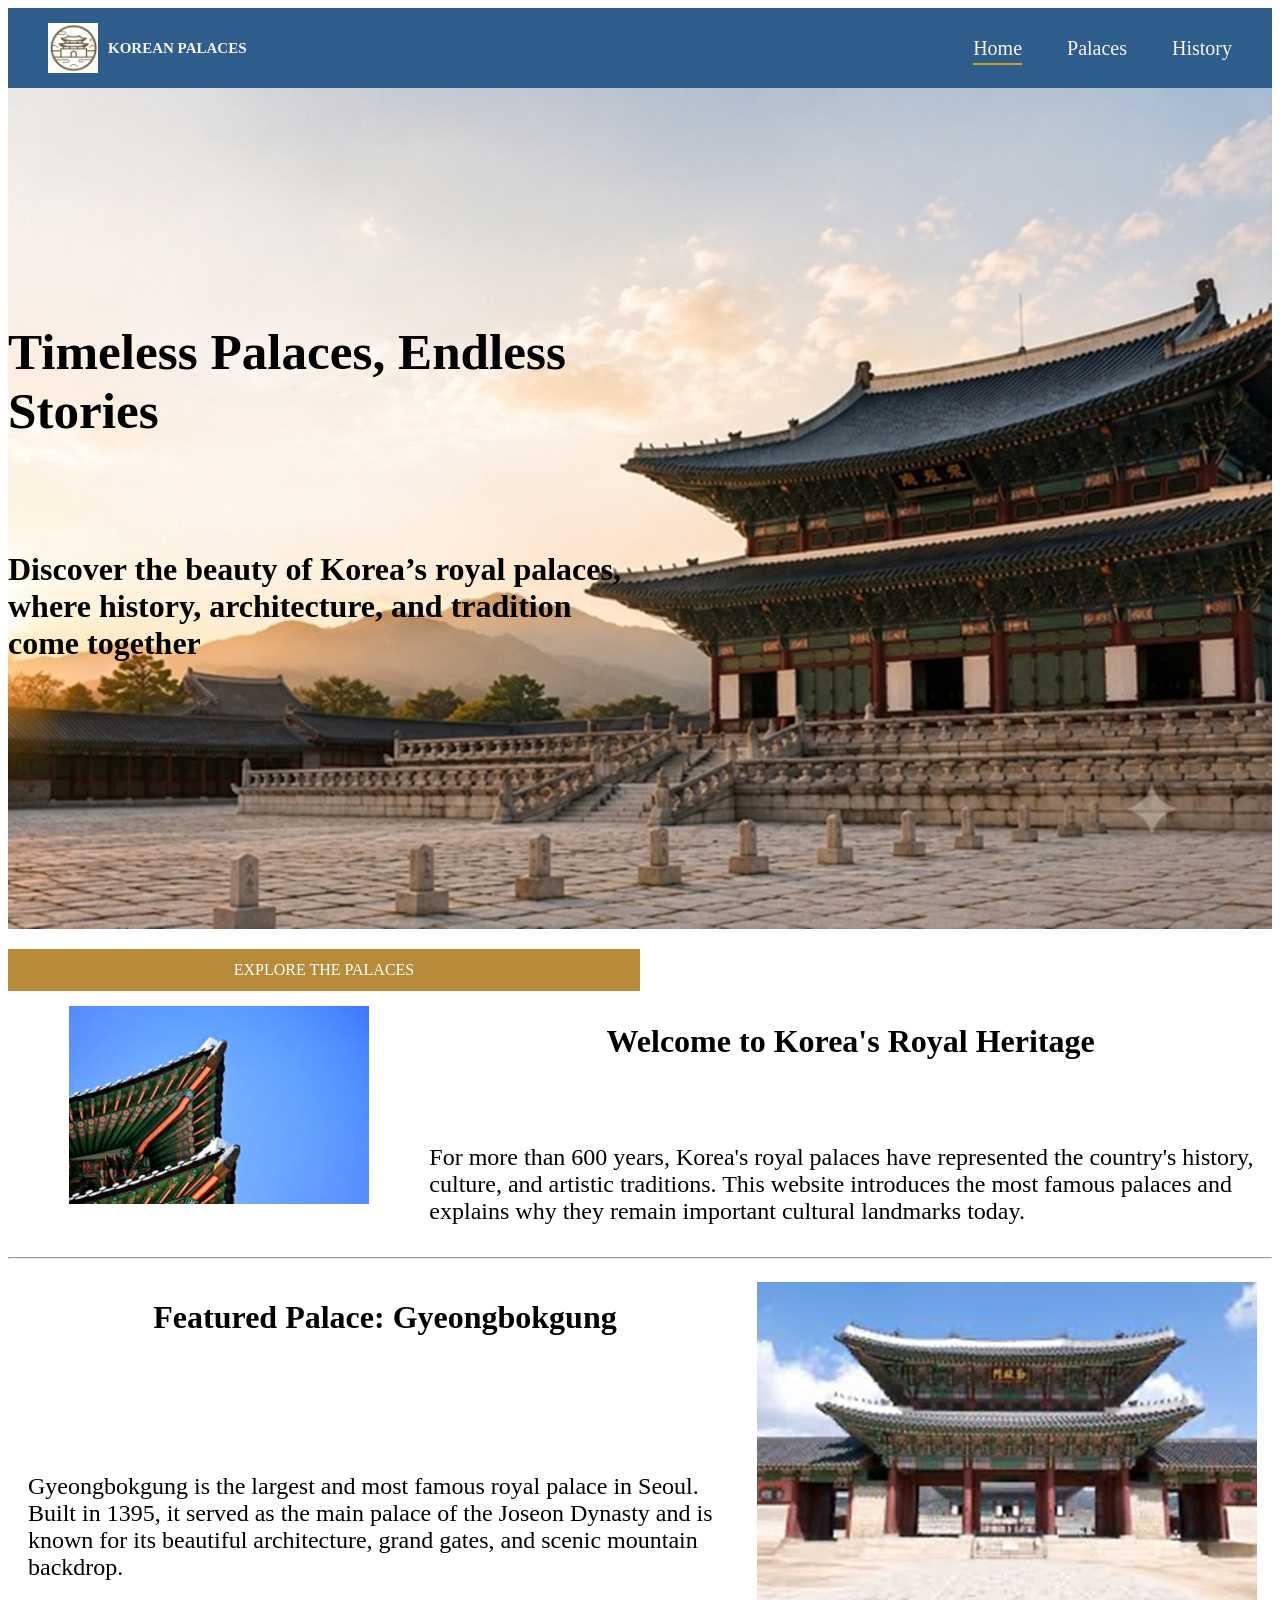
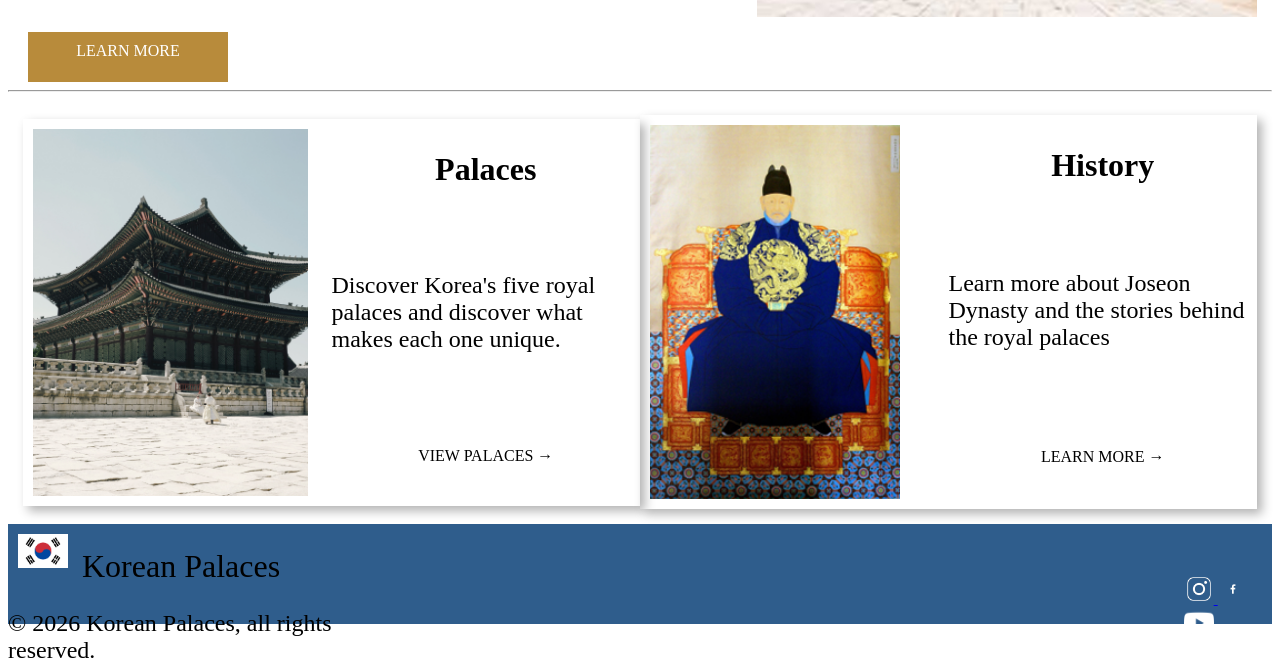
<file: index.html>
<!DOCTYPE html>
<html lang="en">
<head>
    <meta charset="UTF-8">
    <meta name="viewport" content="width=device-width, initial-scale=1.0">
    <title>Document</title>
    <link rel="stylesheet" href="styles/styles.css">
</head>
<body>
    <header id="content">
        <nav class="navigation">
            <div class="logo">
                <img src="images/logo.png" alt="Logo">
                <span>KOREAN PALACES</span>
            </div>
            <ul class="nav-links">
                <li><a href="#" class="active">Home</a></li>
                <li><a href="#">Palaces</a></li>
                <li><a href="#">History</a></li>
            </ul>
        </nav>

        <div class="hero-box">
                <h1>Timeless Palaces, Endless Stories</h1>
                <h4>Discover the beauty of Korea’s royal palaces, where history, architecture, and tradition come together</h4>
                <a id="btn" href="palaces/index.html">EXPLORE THE PALACES</a>
            <img src="images/hero.jpg" alt="korean palace">

        </div>
    </header>

    <main>
        <div class="content-1">
            <img src="images/about.jpg" alt="Korean architecture">
            <h3>Welcome to Korea's Royal Heritage</h3>
            <p>For more than 600 years, Korea's royal palaces have represented the country's history, culture, and artistic traditions. This website introduces the most famous palaces and explains why they remain important cultural landmarks today.</p>
        </div>

        <hr>

        <div class="content-2">
            <h3>Featured Palace: Gyeongbokgung</h3>
            <p>Gyeongbokgung is the largest and most famous royal palace in Seoul. Built in 1395, it served as the main palace of the Joseon Dynasty and is known for its beautiful architecture, grand gates, and scenic mountain backdrop.</p>
            <a id="nav-box" href="palaces/index.html">LEARN MORE</a> 
            <img src="images/featured_palace.jpg" alt="Gyeongbokgung Palace">
        </div>

        <hr>

        <div class="quick-nav">
            <div class="palaces">
                <img src="images/palaces.jpg" alt="palace">
                <h3>Palaces</h3>
                <p>Discover Korea's five royal palaces and discover what makes each one unique.</p>
                <a href="#">VIEW PALACES &rarr;</a>
            </div>

            <div class="history">
                <img src="images/Picture10.png" alt="history">
                <h3>History</h3>
                <p>Learn more about Joseon Dynasty and the stories behind the royal palaces</p>
                <a href="#">LEARN MORE &rarr;</a>
            </div>
        </div>
    </main>

    <footer>
        <div class="foot-left">
            <img id="footer-img" src="images/flag.png" alt="footer image">
            <span>Korean Palaces</span> 
            <p>&copy 2026 Korean Palaces, all rights reserved.</p>
        </div>
        <div class="social">
            <a href="https://instagram.com" target="_blank">
                <img src="images/instagram-1.png.png" alt="instagram">
            </a>
            <a href="https://facebook.com" target="_blank">
                <img src="images/facebook-1.png.png" alt="facebook">
            </a>
            <a href="https://youtube.com" target="_blank">
                <img src="images/youtube.webp" alt="youtube">
            </a>
        </div>
    </footer>
</body>
</html>
</file>
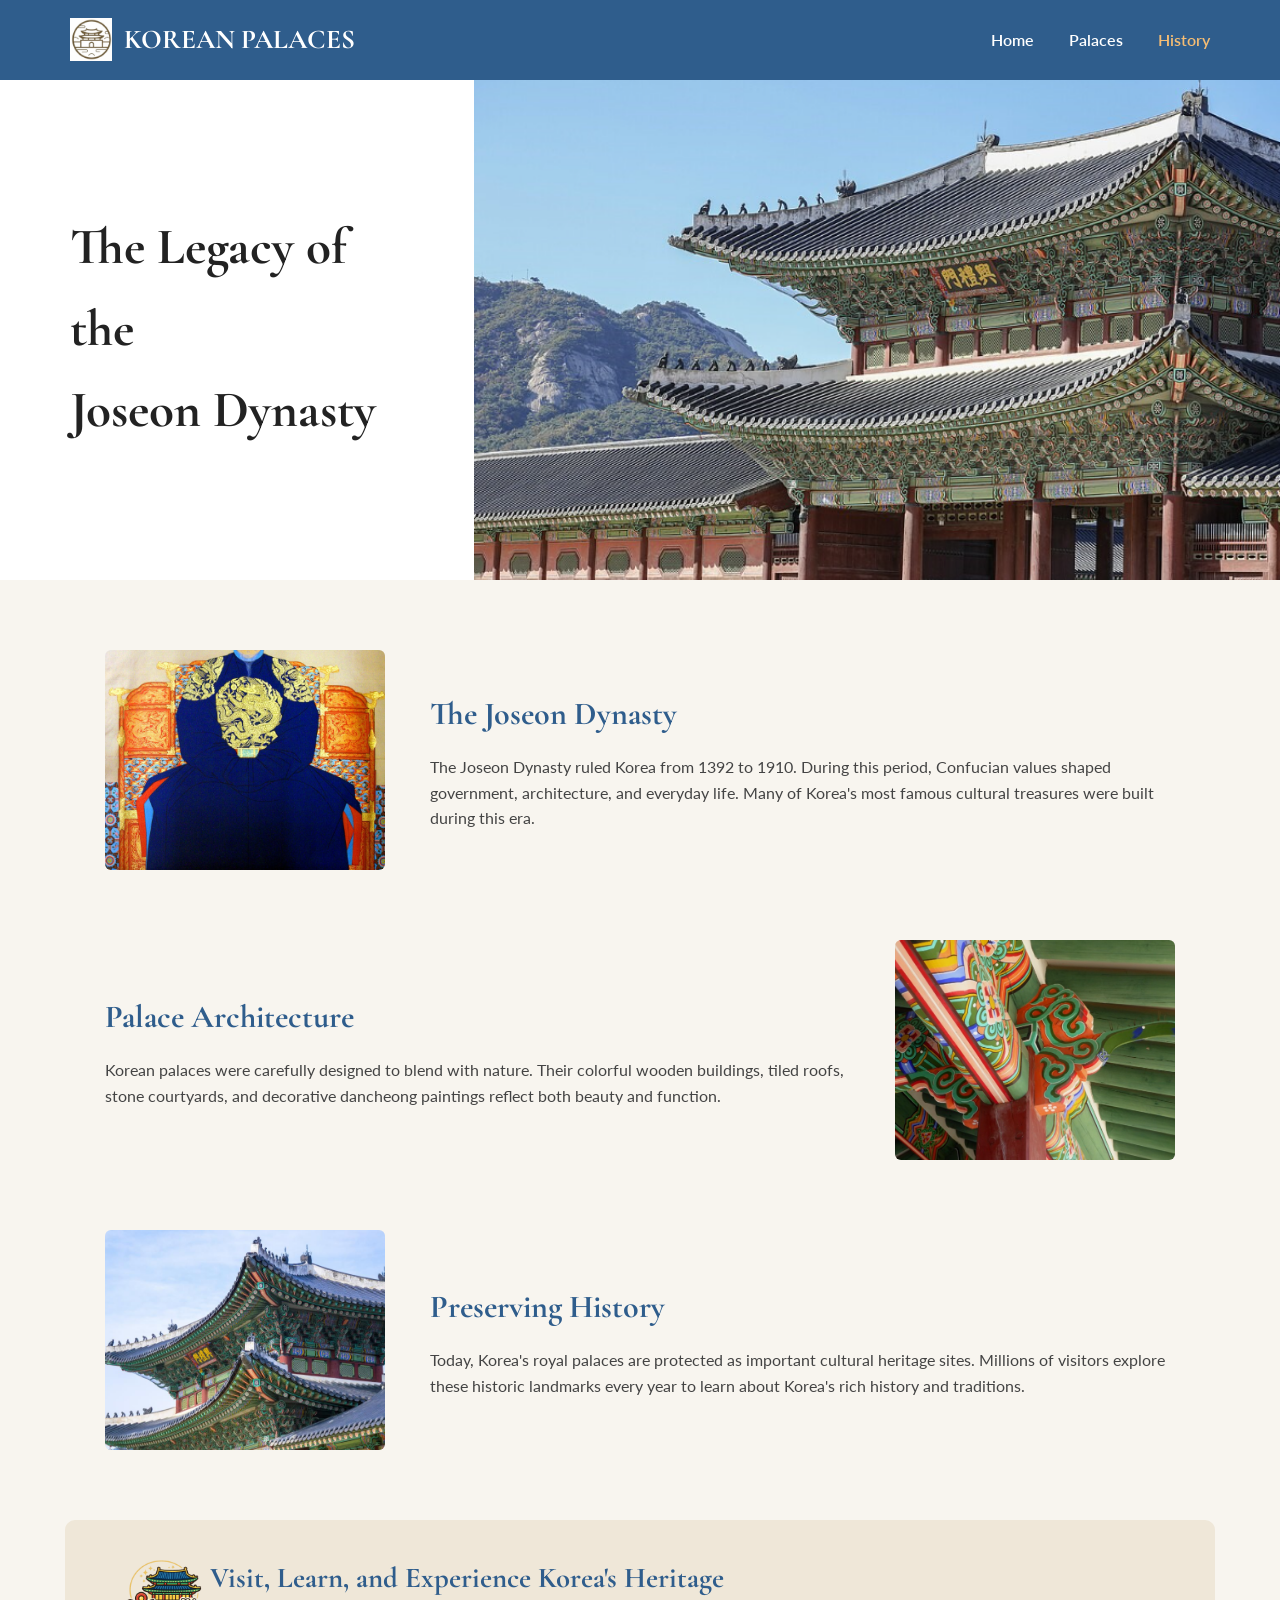
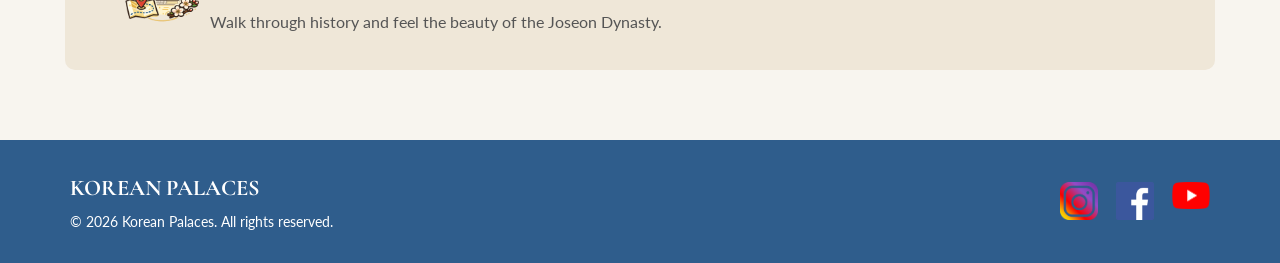
<file: history.html>
<!DOCTYPE html>
<html lang="en">
<head>
    <meta charset="UTF-8">
    <meta name="viewport" content="width=device-width, initial-scale=1.0">
    <title>History | Korean Palaces</title>
    <link rel="stylesheet" href="styles/history.css">
</head>

<body>

    <header>
        <div class="logo">
            <img src="images/logo.png" alt="Korean Palaces Logo">
            <h1>KOREAN PALACES</h1>
        </div>

        <nav>
            <a href="index.html">Home</a>
            <a href="palaces.html">Palaces</a>
            <a href="history.html" class="active">History</a>
        </nav>
    </header>

    <main>

        <!-- Hero Section -->
        <section class="hero">
            <div class="hero-text">
                <h2>The Legacy of the<br>Joseon Dynasty</h2>
            </div>

            <div class="hero-image">
                <img src="images/joseon-banner.png" alt="Joseon Dynasty">
            </div>
        </section>

        <!-- Section 1 -->
        <section class="history-section">
            <div class="image-box">
                <img src="images/joseon.png" alt="Joseon Dynasty">
            </div>

            <div class="text-box">
                <h3>The Joseon Dynasty</h3>

                <p>
                    The Joseon Dynasty ruled Korea from 1392 to 1910.
                    During this period, Confucian values shaped
                    government, architecture, and everyday life.
                    Many of Korea's most famous cultural treasures were
                    built during this era.
                </p>
            </div>
        </section>

        <section class="history-section reverse">

            <div class="text-box">
                <h3>Palace Architecture</h3>

                <p>
                    Korean palaces were carefully designed to
                    blend with nature. Their colorful wooden
                    buildings, tiled roofs, stone courtyards,
                    and decorative dancheong paintings reflect
                    both beauty and function.
                </p>
            </div>

            <div class="image-box">
                <img src="images/architecture.png" alt="Palace Architecture">
            </div>

        </section>

        <section class="history-section">

            <div class="image-box">
                <img src="images/preservation.png" alt="Historic Palace">
            </div>

            <div class="text-box">
                <h3>Preserving History</h3>

                <p>
                    Today, Korea's royal palaces are protected as
                    important cultural heritage sites. Millions of
                    visitors explore these historic landmarks every
                    year to learn about Korea's rich history and
                    traditions.
                </p>
            </div>

        </section>

        <section class="cta">

            <div class="cta-image">
                <img src="images/icon.png" alt="Visit">
            </div>

            <div class="cta-text">
                <h3>Visit, Learn, and Experience Korea's Heritage</h3>

                <p>
                    Walk through history and feel the beauty of the Joseon Dynasty.
                </p>
            </div>

        </section>

    </main>

    <footer>

        <div class="footer-left">
            <h3>KOREAN PALACES</h3>
            <p>&copy; 2026 Korean Palaces. All rights reserved.</p>
        </div>

        <div class="social">
            <a href="#"><img src="images/instagram.png" alt="Instagram"></a>
            <a href="#"><img src="images/facebook.png" alt="Facebook"></a>
            <a href="#"><img src="images/youtube.png" alt="YouTube"></a>
        </div>

    </footer>

</body>
</html>
</file>
<file: styles/styles.css>
#content{
    max-width: 1200 px;
    margin: 0 auto;
    overflow: hidden;
}

h3 {
    font-size: 2rem;
}

p {
    font-size: 24px;
}

.navigation{
    background-color: #2f5d8c;
    height: 80px;
    display: flex; 
    justify-content: space-between;
    align-items: center;
    padding: 0 40px;
}

.logo{
    display: flex;
    align-items: center;
    color: #f8f5ef;
    font-weight: bold;
    font-size: 15px;
}

.logo img {
    width: 50px;
    margin-right: 10px;
}

.nav-links {
    list-style: none;
    display: flex; 
    gap: 45px;
}

.nav-links a {
    color: #f8f5ef;
    text-decoration: none;
    font-size: 20px;
    position: relative;
    padding: 20px 0;
    transition: .3s;
}

.nav-links a:hover {
    color: #c9a227;
}

.nav-links a.active::after{
    content:"";
    position:absolute;
    left:0;
    bottom:14px;
    width:100%;
    height:2px;
    background:#c9a227;
}

.btn {
    display: inline-block;
    background: #c9a227;
    color: #f8f5ef;
    padding: 12px 28px;
    text-decoration: none;
    margin-top: 20px;
}

.hero-box {
    display: grid;
    grid-template-columns: 1fr 1fr;
    grid-template-rows: 1fr 1fr;
}

.hero-box img {
    z-index: -2;
    width: 100%;
    grid-column: 1/3;
    grid-row: 1/3;
}

.hero-box h1 {
    grid-row: 1/2;
    grid-column: 1/2;
    font-size: 3.2rem;
    z-index: 1;
    padding-top: 200px;
}

.hero-box h4 {
    grid-column: 1/2;
    grid-row: 2/3;
    font-size: 32px;
    z-index: 1;
}

#btn{
    display: inline-block;
    background: #b88b3b;
    color: white;
    padding: 12px 28px;
    text-decoration: none;
    margin-top: 20px;
    text-align: center;
}

.content-1 {
    display: grid;
    grid-template-columns: 1fr 1fr 1fr;
    grid-template-rows: 1fr 1fr;
}

.content-1 img {
    grid-column: 1/2;
    grid-row: 1/3;
    margin: 0 auto;
    width: 300px;
    padding: 15px 15px;
}

.content-1 h3 {
    grid-column: 2/4;
    grid-row: 1/2;
    font-size: 2rem;
    text-align: center;
}

.content-1 p {
    grid-column: 2/4;
    grid-row: 2/3;
    text-align: left;
}

.content-2 {
    display: grid;
    grid-template-columns: 1fr 1fr 1fr;
    grid-template-rows: 1fr 1fr;
    padding-left: 20px;
}

.content-2 img {
    grid-column: 3/4;
    grid-row: 1/3;
    width: 500px;
    margin: 0 auto;
    padding: 15px 15px;
}

.content-2 h3{
    grid-column: 1/3;
    grid-row: 1/2;
    font-size: 2rem;
    text-align: center;
}

.content-2 p {
    grid-column: 1/3;
    grid-row: 2/3;
    text-align: left;
}

#nav-box {
    display: inline-block;
    background: #b88b3b;
    color: white;
    text-decoration: none;
    text-align: center;
    width: 200px;
    height: 40px;
    padding-top: 10px;
}

.quick-nav {
    display: flex; 
    padding: 15px 15px;
    justify-content: space-between;
    align-items: center;
}

.palaces {
    flex:left;
    box-shadow: 5px 5px 10px rgba(0, 0, 0, 0.3);
    display: grid; 
    grid-template-columns: 1fr 1fr;
    grid-template-rows: 1fr 1fr 1fr;
    width: 650px;
}

.palaces img {
    width: 275px;
    flex: left;
    padding: 10px 10px;
    grid-column: 1/2;
    grid-row: 1/4;
}

.palaces h3 {
    grid-column: 2/3;
    grid-row: 1/2;
    text-align: center;
}

.palaces p {
    grid-column: 2/3;
    grid-row: 2/3;
    text-align: left;
}

.palaces a {
    background: none;
    text-decoration: none;
    color: black;
    text-align: center;
    padding-top: 70px;
}

.history {
    flex:left;
    box-shadow: 5px 5px 10px rgba(0, 0, 0, 0.3);
    display: grid; 
    grid-template-columns: 1fr 1fr;
    grid-template-rows: 1fr 1fr 1fr;
    width: 650px;
}

.history img {
    width: 250px;
    flex: left;
    padding: 10px 10px;
    grid-column: 1/2;
    grid-row: 1/4;
}

.history h3 {
    grid-column: 2/3;
    grid-row: 1/2;
    text-align: center;
}

.history p {
    grid-column: 2/3;
    grid-row: 2/3;
    text-align: left;
}

.history a {
    background: none;
    text-decoration: none;
    color: black;
    text-align: center;
    padding-top: 70px;
}

footer {
    background-color: #2f5d8c;
    height: 100px;
    display: flex;
}

.foot-left span {
    font-size: 32px;
    flex: left;
}

#footer-img {
    width: 50px;
    padding: 10px 10px;
}

.social {
    padding-left: 800px;
    padding-top: 50px;
}

.social img {
    width: 30px;
}
</file>
<file: styles/history.css>
@import url('https://fonts.googleapis.com/css2?family=Cormorant+Garamond:wght@400;600;700&family=Lato:wght@300;400;700&display=swap');

* {
    margin: 0;
    padding: 0;
    box-sizing: border-box;
}

body {
    background: #F8F5EF;
    color: #333;
    font-family: "Lato", sans-serif;
    line-height: 1.6;
}

img {
    width: 100%;
    display: block;
}

a {
    text-decoration: none;
}

header {
    background: #2F5D8C;
    color: white;
    display: flex;
    justify-content: space-between;
    align-items: center;
    padding: 18px 70px;
}

.logo {
    display: flex;
    align-items: center;
    gap: 12px;
}

.logo img {
    width: 42px;
}

.logo h1 {
    font-family: "Cormorant Garamond", serif;
    font-size: 1.7rem;
    font-weight: 700;
}

nav {
    display: flex;
    gap: 35px;
}

nav a {
    color: white;
    font-weight: 600;
    transition: .3s;
}

nav a:hover,
nav .active {
    color: #F5BD74;
}

.hero {
    display: grid;
    grid-template-columns: 1fr 1.7fr;
    align-items: center;
    min-height: 500px;
    background: white;
}

.hero-text {
    padding: 70px;
}

.hero-text h2 {
    font-family: "Cormorant Garamond", serif;
    font-size: 3.2rem;
    color: #222;
}

.hero-image img {
    height: 500px;
    object-fit: cover;
}

.history-section {
    max-width: 1150px;
    margin: 70px auto;
    padding: 0 40px;

    display: grid;
    grid-template-columns: 280px 1fr;
    gap: 45px;
    align-items: center;
}

.reverse {
    grid-template-columns: 1fr 280px;
}

.image-box img {
    width: 280px;
    height: 220px;
    object-fit: cover;
    border-radius: 6px;
}

.text-box h3 {
    font-family: "Cormorant Garamond", serif;
    font-size: 2rem;
    color: #2F5D8C;
    margin-bottom: 15px;
}

.text-box p {
    font-size: 1rem;
    color: #444;
}

.cta {
    max-width: 1150px;
    margin: 60px auto;
    background: #EFE7D8;
    border-radius: 10px;

    display: grid;
    grid-template-columns: 90px 1fr;
    align-items: center;

    padding: 30px;
    gap: 25px;
}

.cta-image img {
    width: 135px;
}

.cta-text h3 {
    font-family: "Cormorant Garamond", serif;
    color: #2F5D8C;
    font-size: 1.8rem;
    margin-bottom: 8px;
}

.cta-text p {
    color: #555;
}

footer {
    background: #2F5D8C;
    color: white;

    display: flex;
    justify-content: space-between;
    align-items: center;

    padding: 30px 70px;
    margin-top: 70px;
}

.footer-left h3 {
    font-family: "Cormorant Garamond", serif;
    font-size: 1.4rem;
}

.footer-left p {
    margin-top: 5px;
    font-size: .9rem;
}

.social {
    display: flex;
    gap: 18px;
}

.social img {
    width: 38px;
    transition: .3s;
}

.social img:hover {
    transform: scale(1.1);
}

@media (max-width: 900px) {

    header {
        flex-direction: column;
        gap: 20px;
        padding: 25px;
    }

    nav {
        gap: 20px;
    }

    .hero {
        grid-template-columns: 1fr;
    }

    .hero-image img {
        height: 300px;
    }

    .hero-text {
        text-align: center;
        padding: 50px 30px;
    }

    .hero-text h2 {
        font-size: 2.5rem;
    }

    .history-section,
    .reverse {
        grid-template-columns: 1fr;
        text-align: center;
    }

    .image-box {
        justify-self: center;
    }

    .cta {
        grid-template-columns: 1fr;
        text-align: center;
    }

    .cta-image {
        justify-self: center;
    }

    footer {
        flex-direction: column;
        gap: 20px;
        text-align: center;
    }
}
</file>
